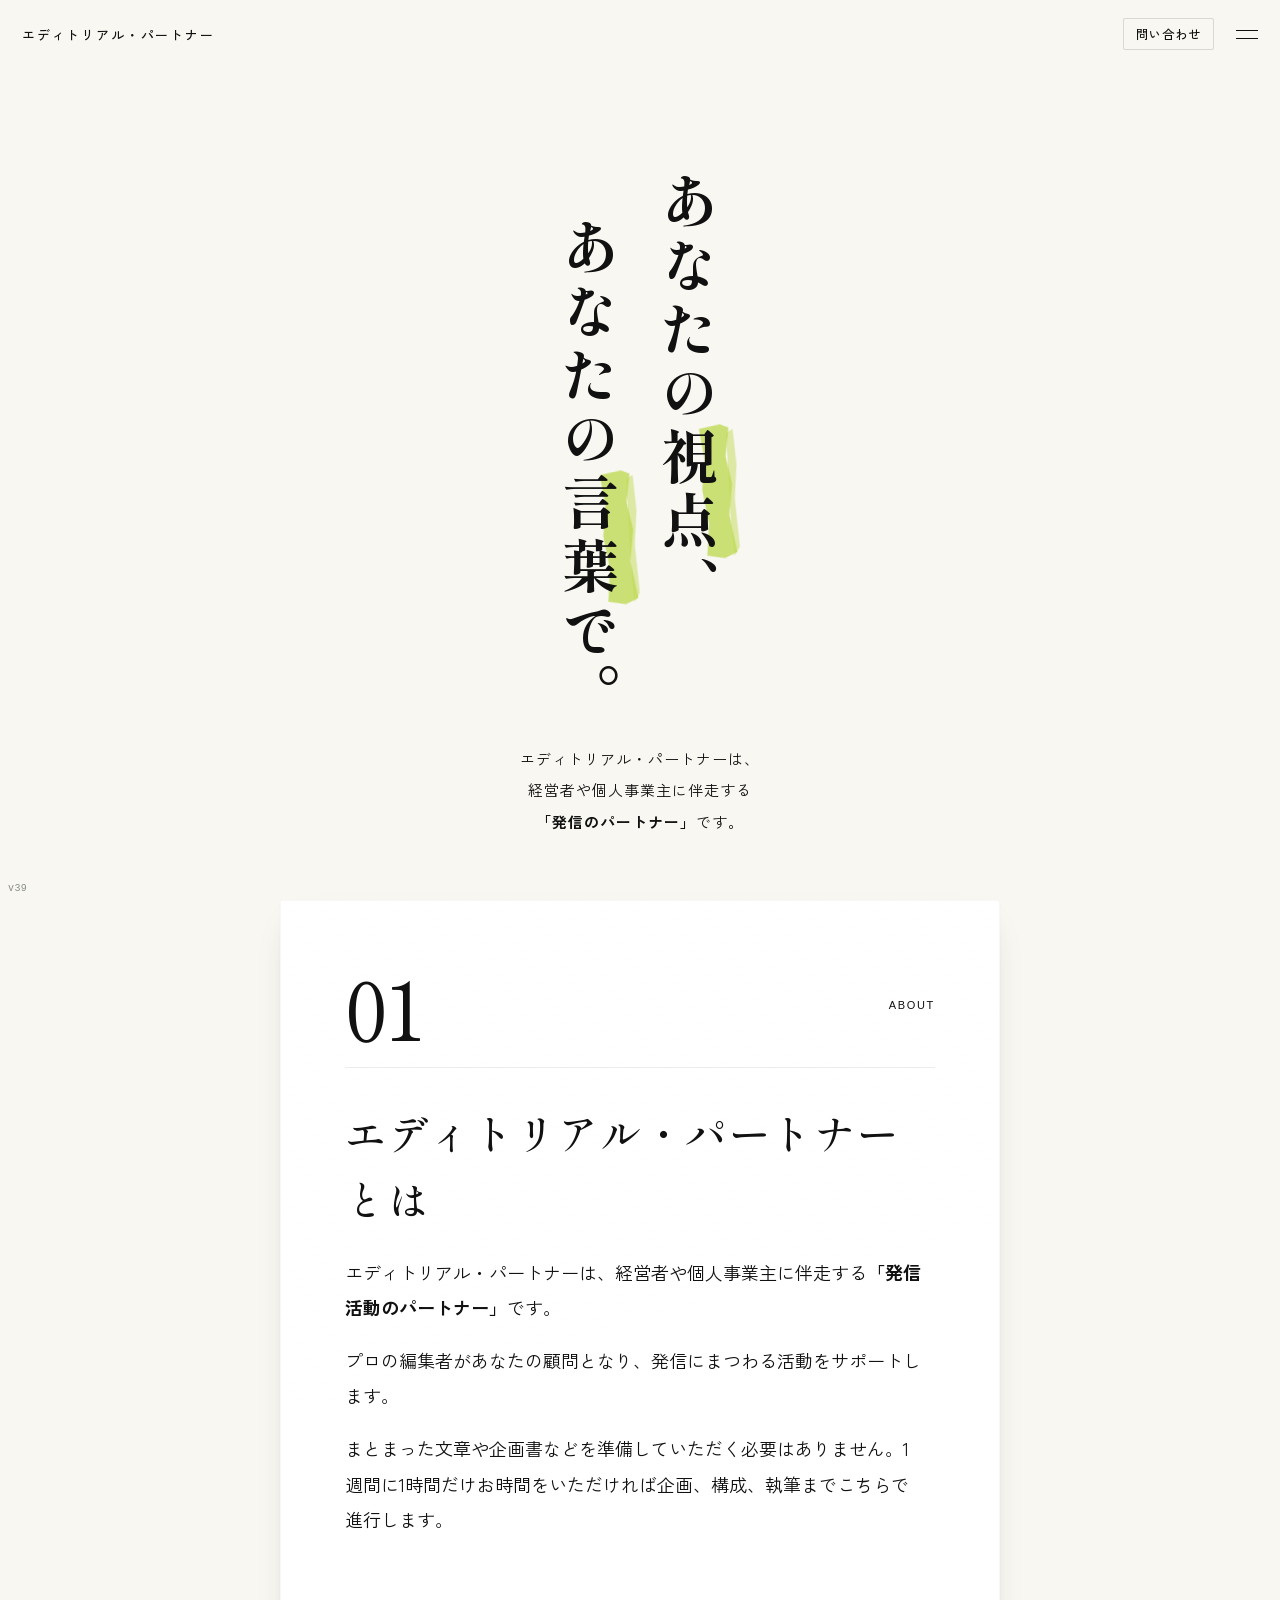
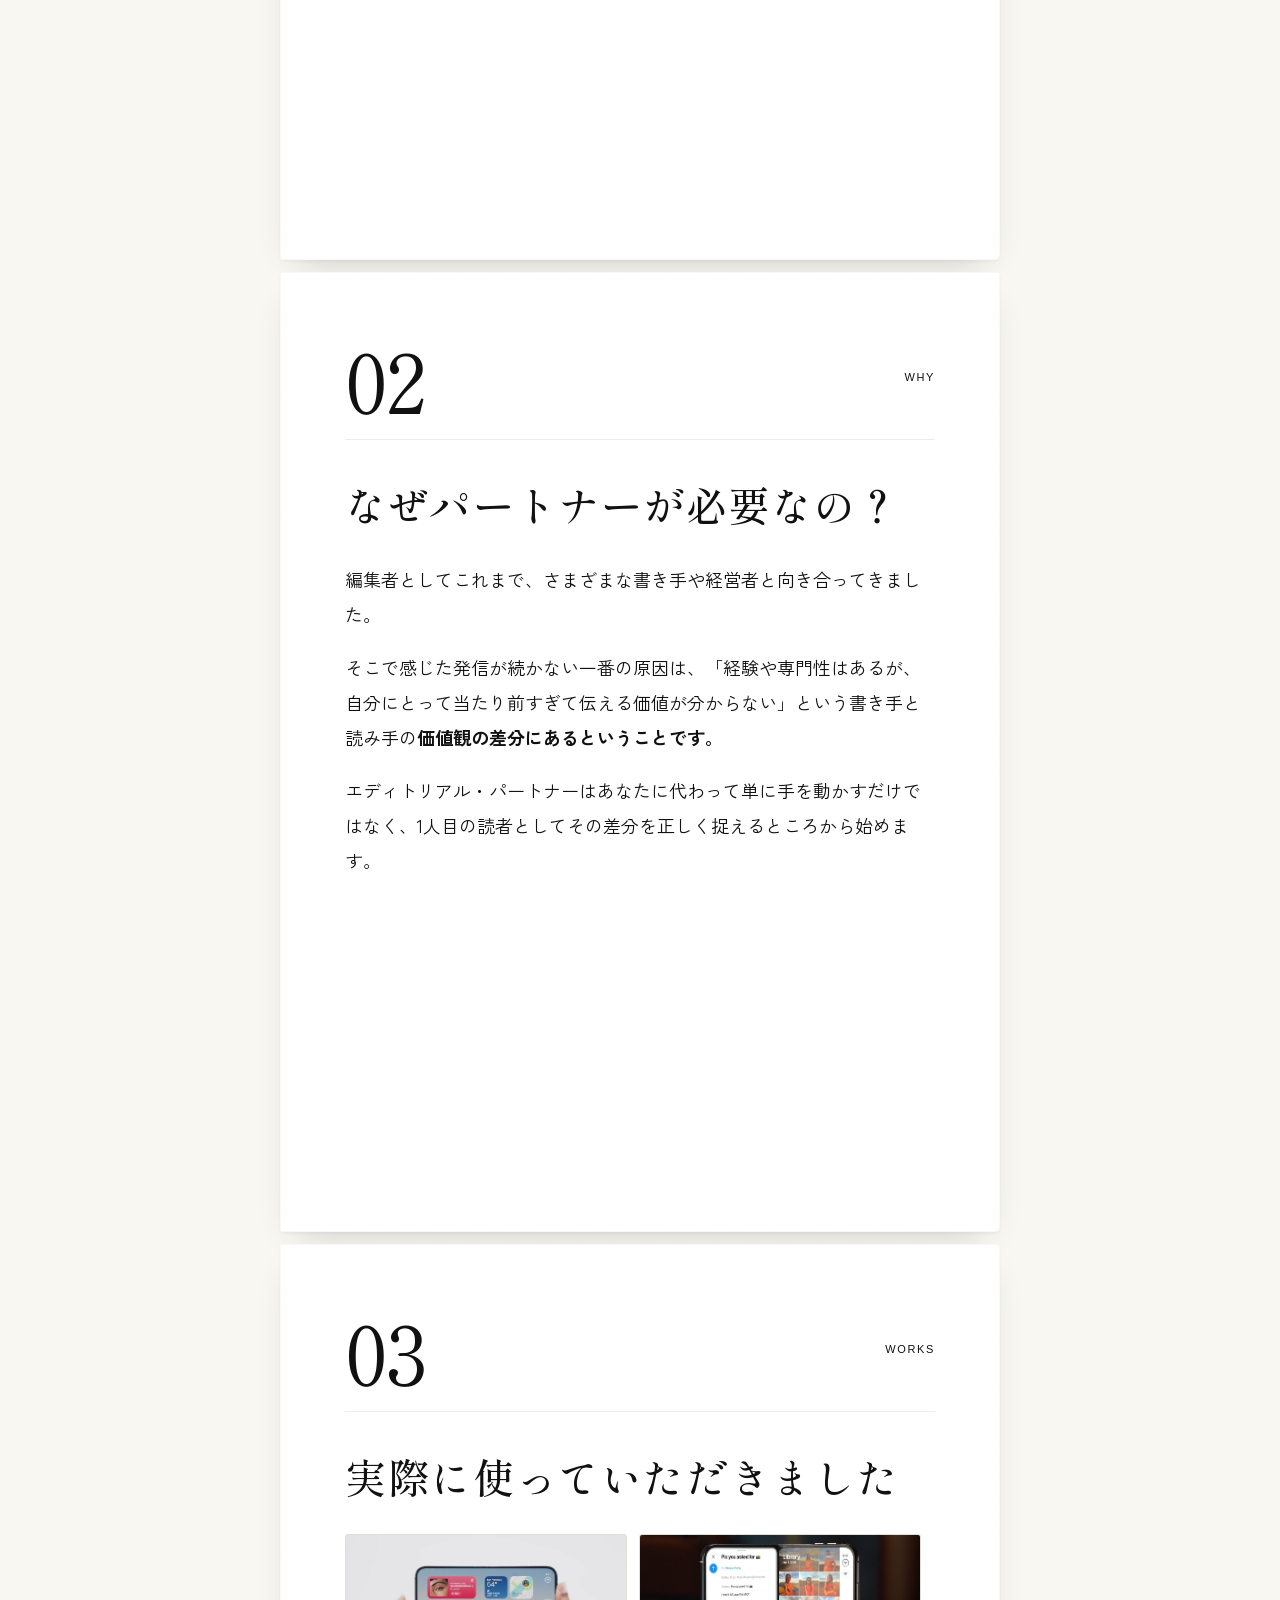
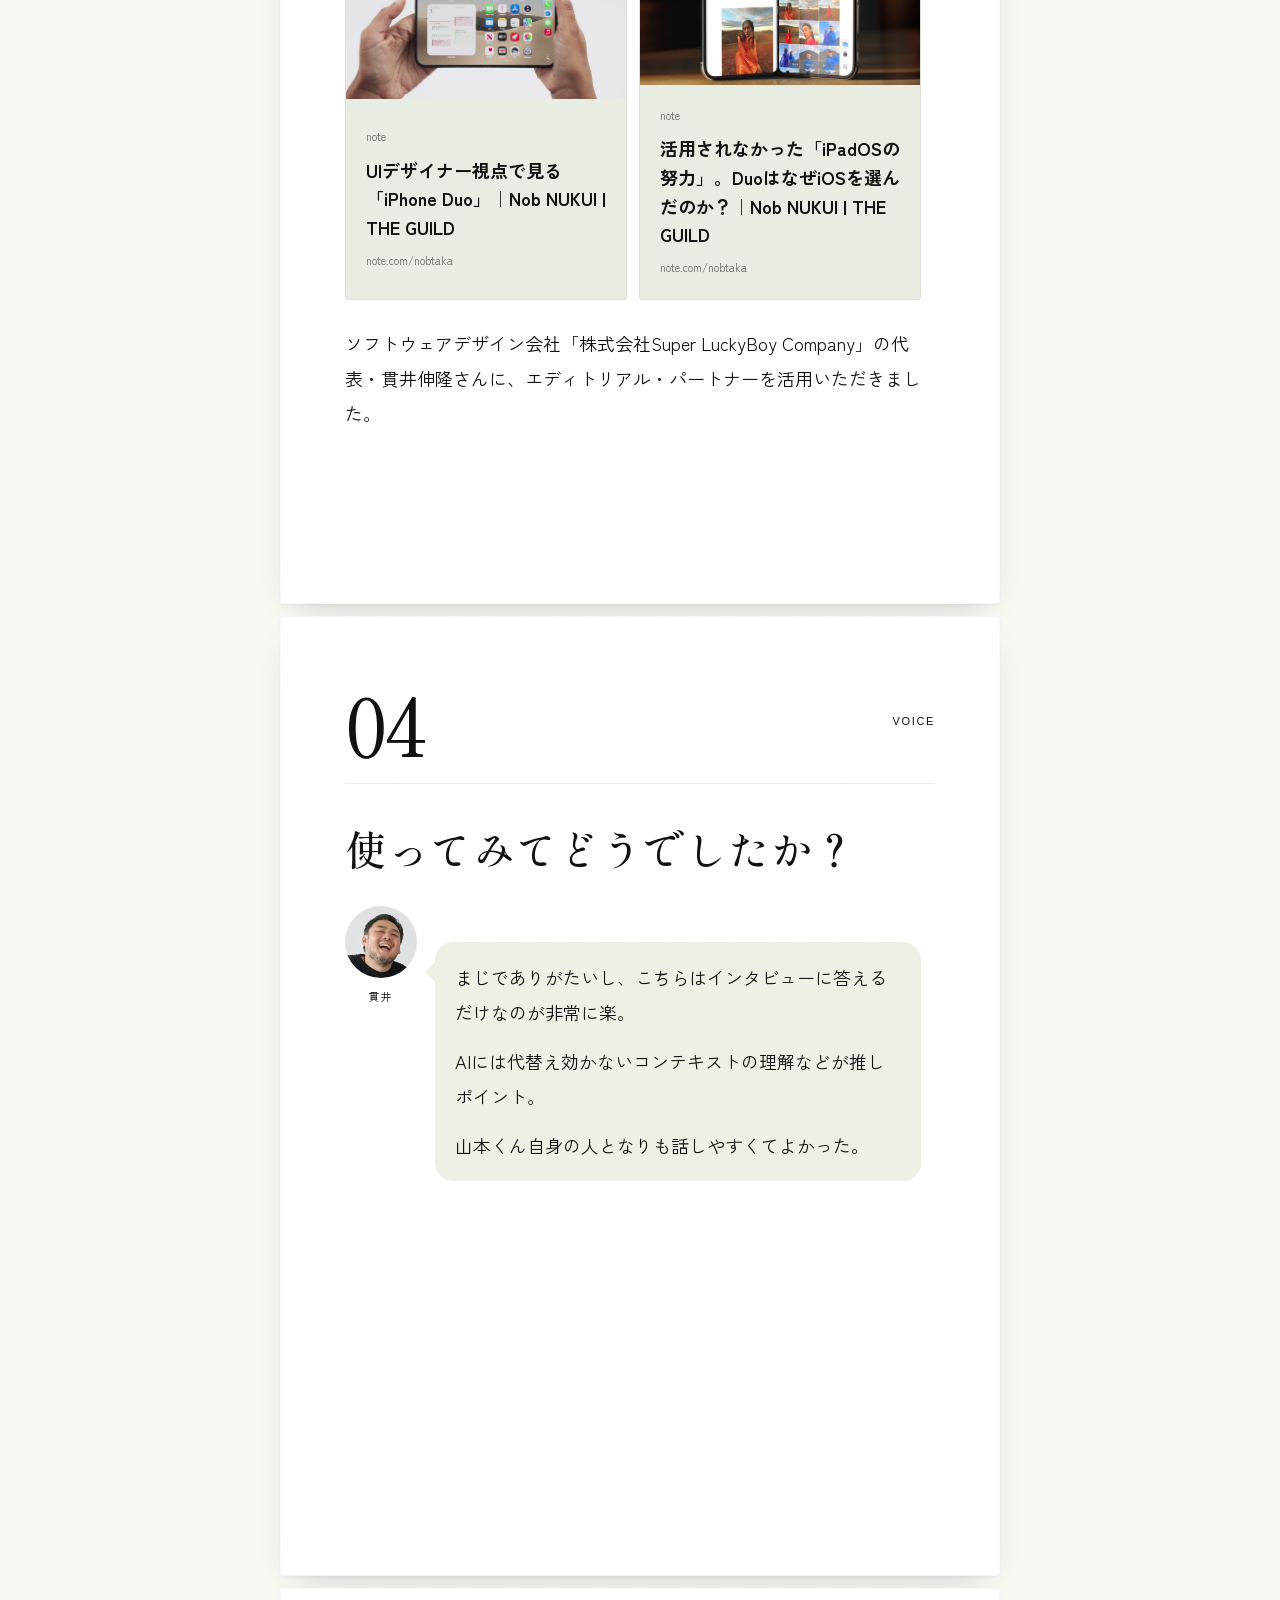
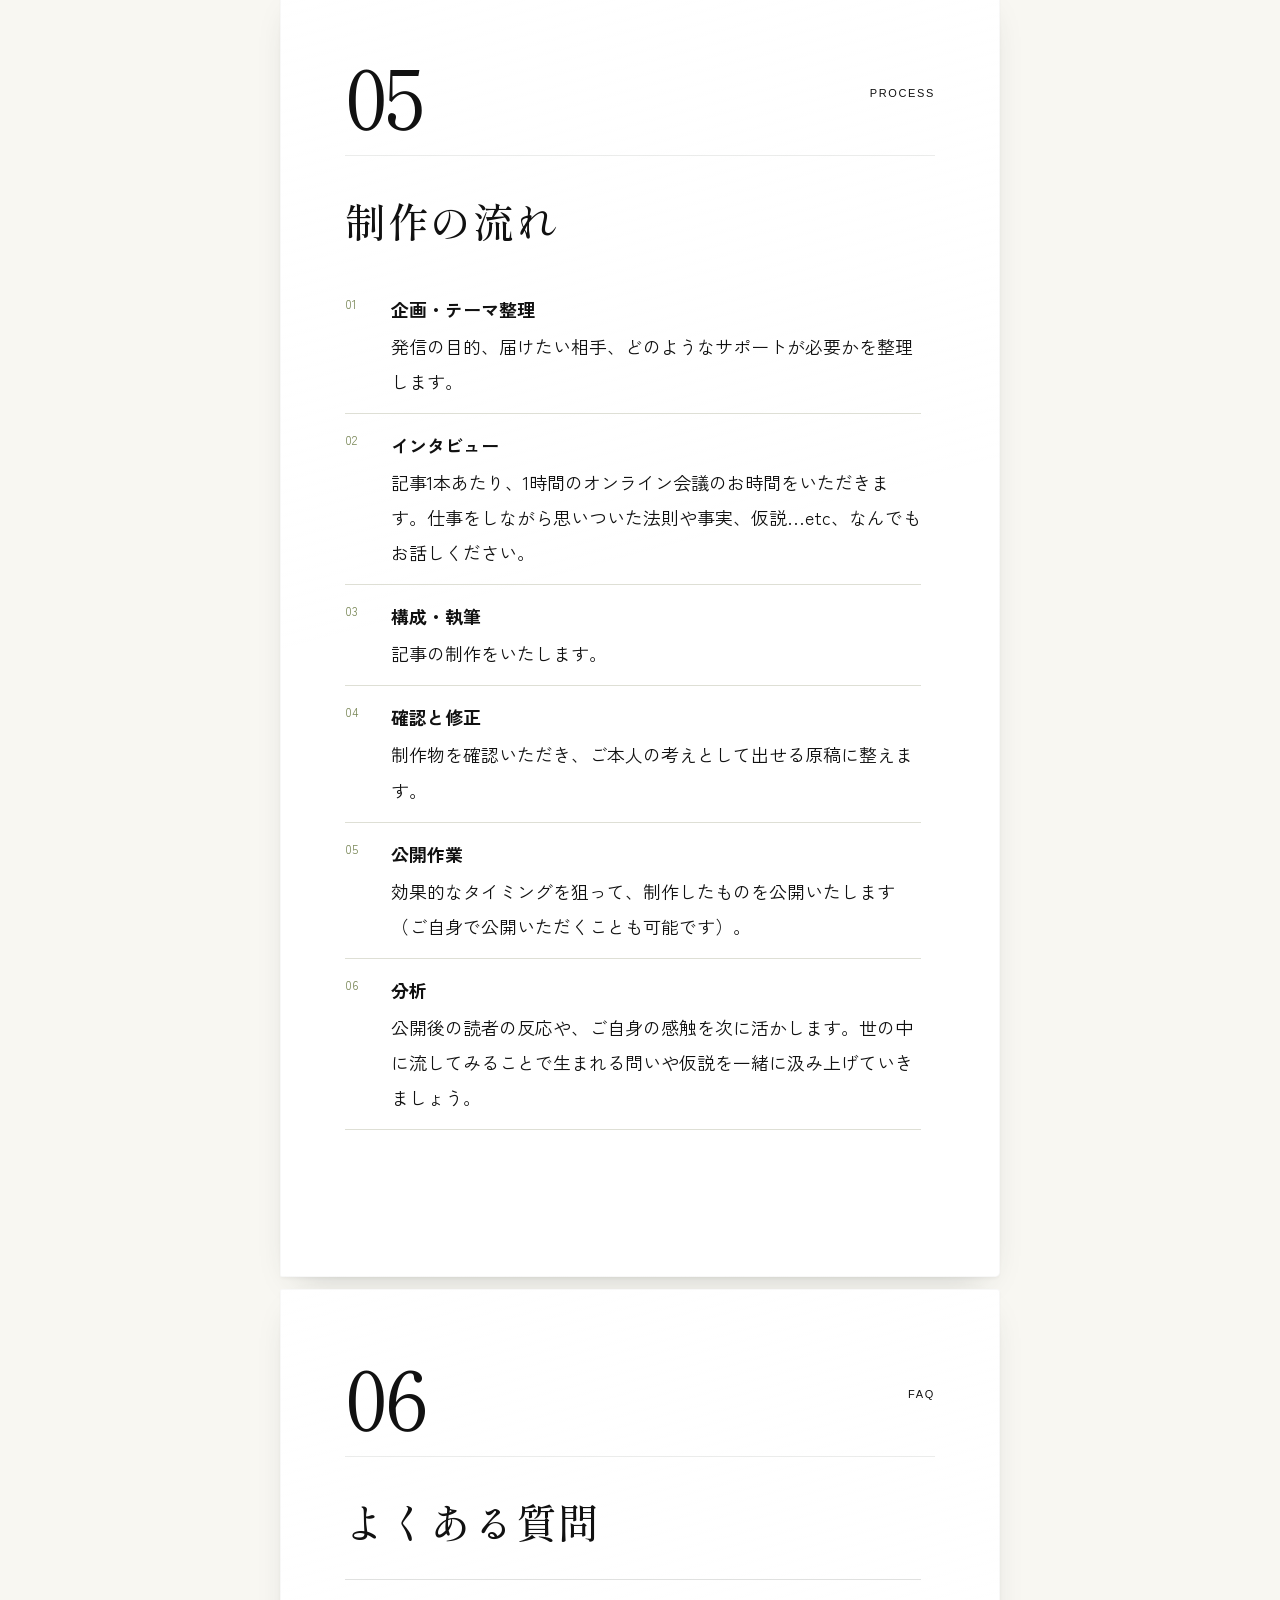
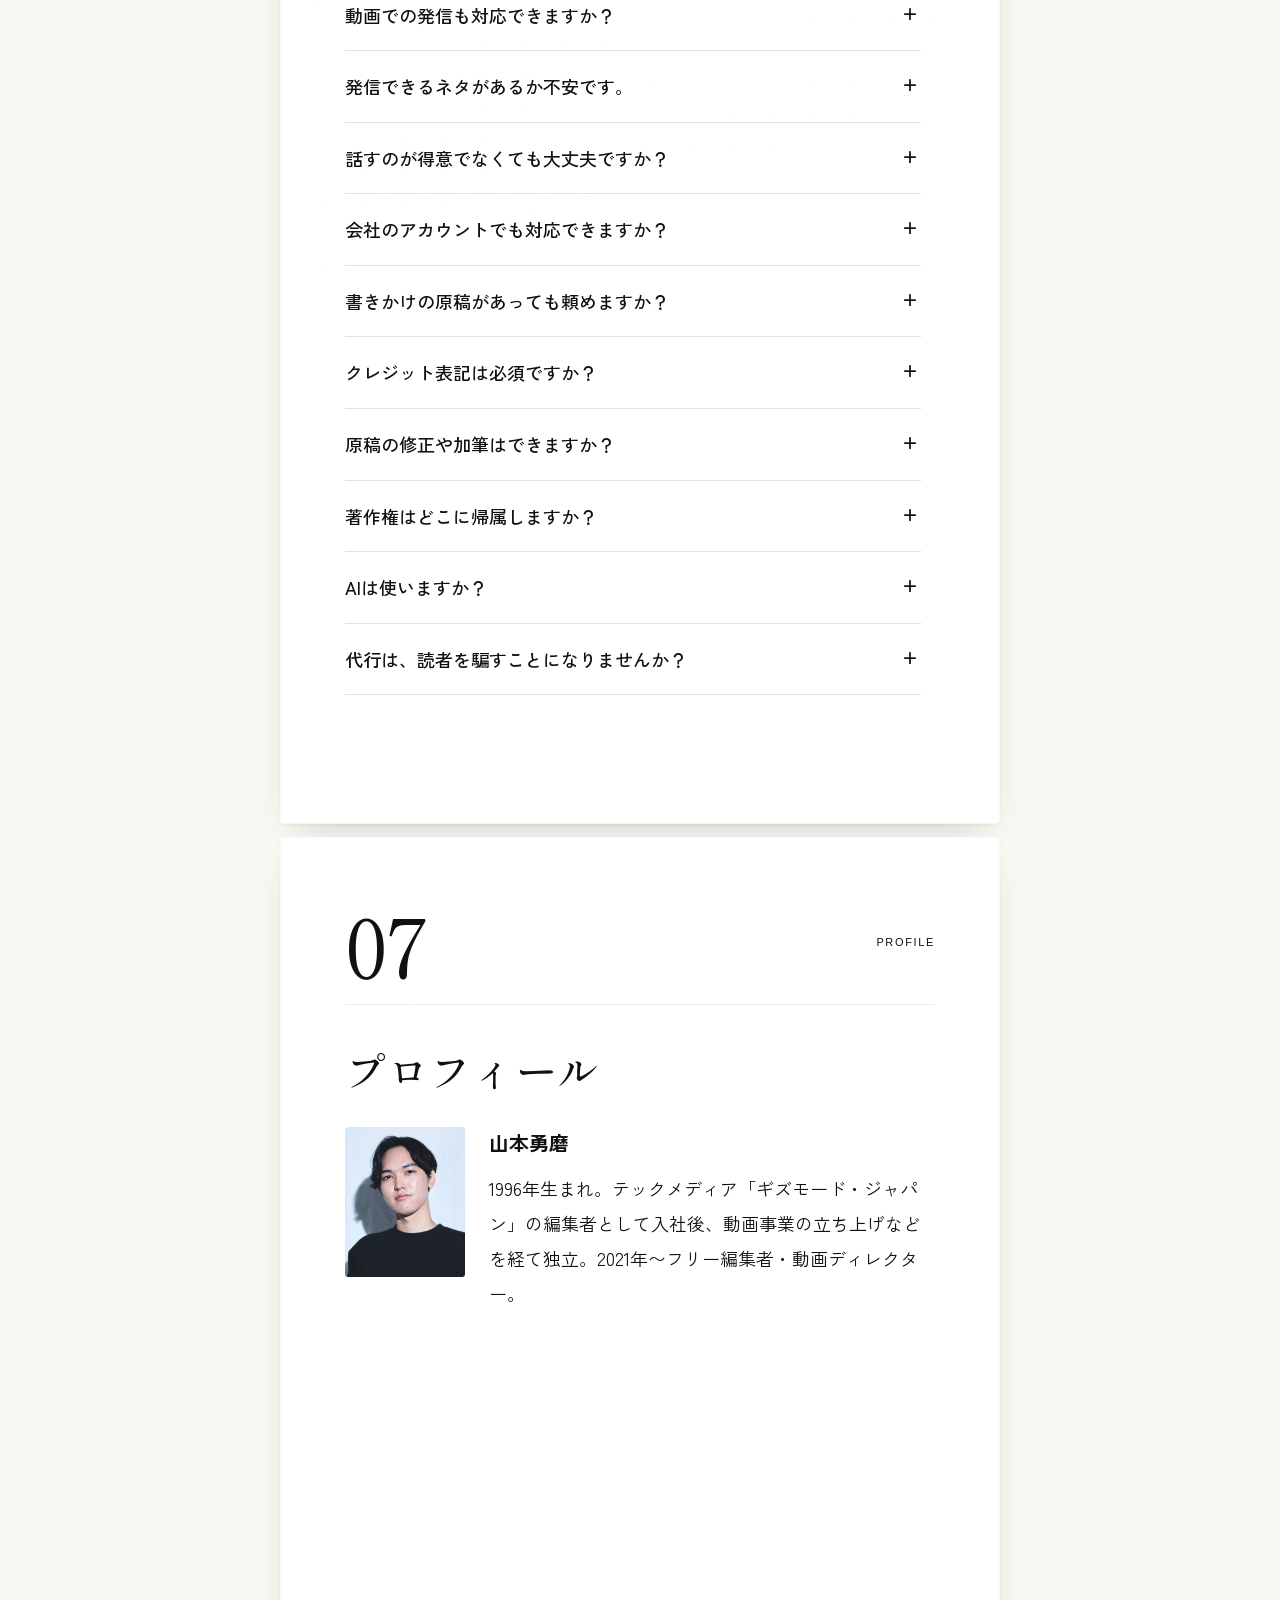
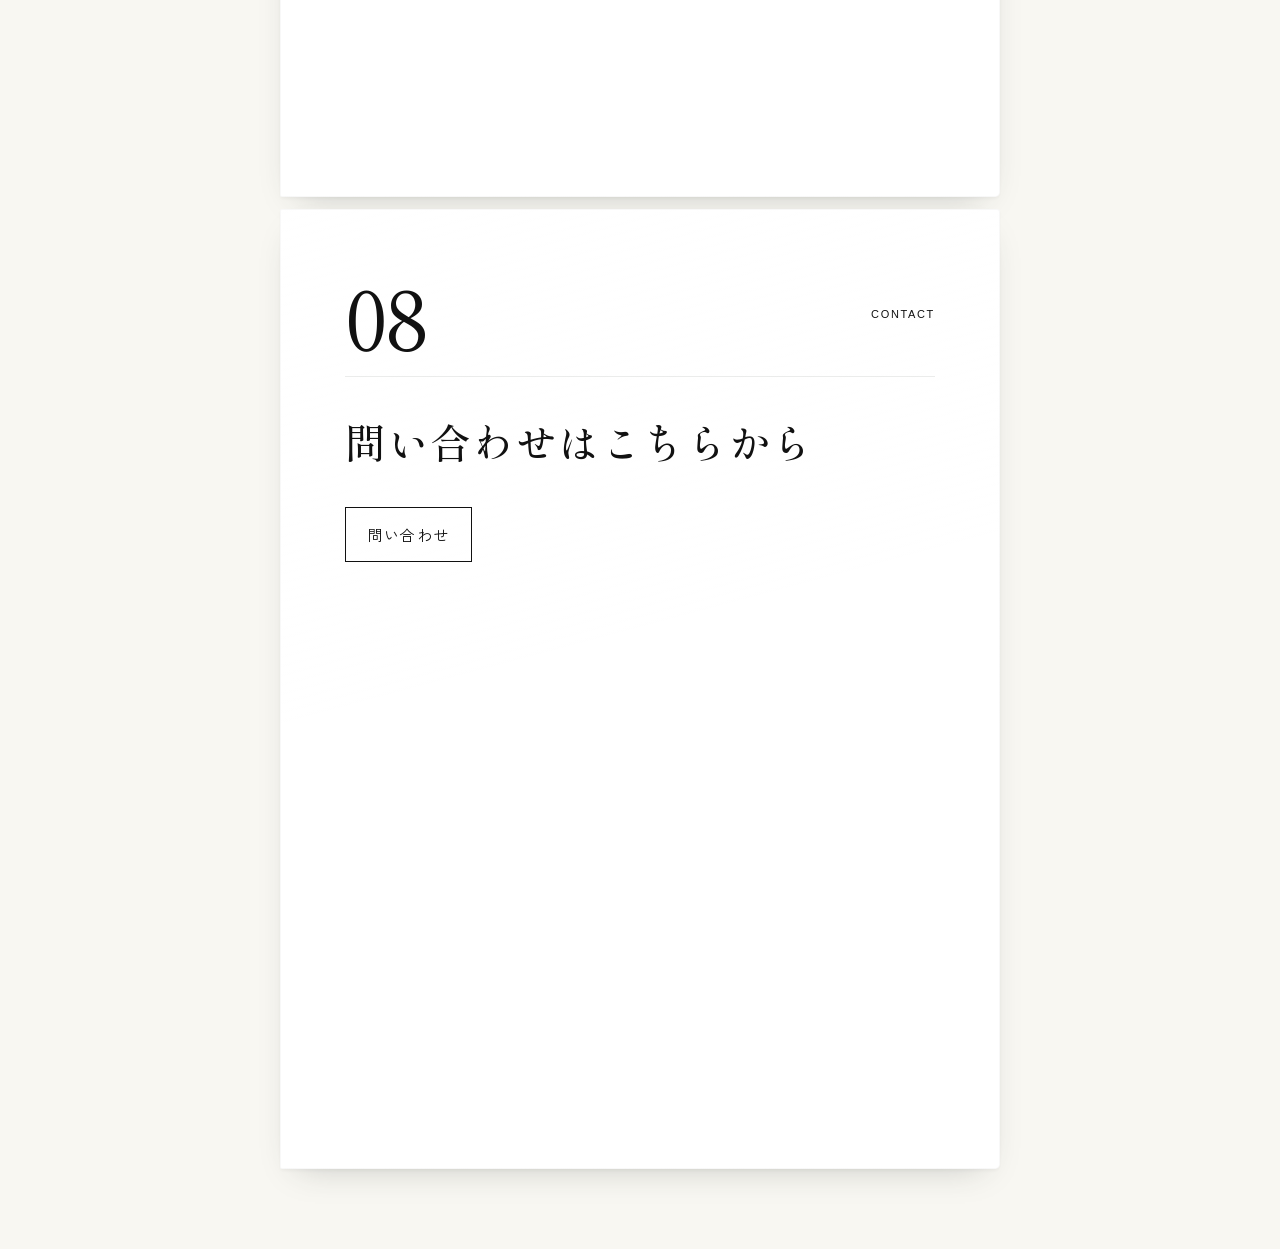
<file: index.html>
<!doctype html>
<html lang="ja">
  <head>
    <meta charset="UTF-8" />
    <link rel="icon" type="image/svg+xml" href="./favicon.svg" />
    <meta name="viewport" content="width=device-width, initial-scale=1.0" />
    <meta
      name="description"
      content="エディトリアル・パートナーは、経営者や個人事業主に伴走する発信のパートナーです。企画・構成・執筆まで一緒に進め、ご自身の名義で公開できる記事原稿をつくります。"
    />
    <meta property="og:title" content="エディトリアル・パートナー by 山本勇磨" />
    <meta property="og:site_name" content="エディトリアル・パートナー by 山本勇磨" />
    <meta
      property="og:description"
      content="あなたの視点、あなたの言葉で。エディトリアル・パートナーは、経営者や個人事業主に伴走する発信のパートナーです。"
    />
    <meta property="og:type" content="website" />
    <meta property="og:locale" content="ja_JP" />
    <meta property="og:url" content="https://ymmtyum.github.io/editorial-partner-lp/" />
    <meta property="og:image" content="https://ymmtyum.github.io/editorial-partner-lp/og.png" />
    <meta property="og:image:width" content="1200" />
    <meta property="og:image:height" content="630" />
    <meta property="og:image:alt" content="あなたの視点、あなたの言葉で。" />
    <meta name="twitter:card" content="summary_large_image" />
    <meta name="twitter:title" content="エディトリアル・パートナー by 山本勇磨" />
    <meta name="twitter:description" content="あなたの視点、あなたの言葉で。エディトリアル・パートナーは、経営者や個人事業主に伴走する発信のパートナーです。" />
    <meta name="twitter:image" content="https://ymmtyum.github.io/editorial-partner-lp/og.png" />
    <link rel="canonical" href="https://ymmtyum.github.io/editorial-partner-lp/" />
    <title>エディトリアル・パートナー by 山本勇磨</title>
    <script>document.documentElement.classList.add("js")</script>
    <link rel="preconnect" href="https://fonts.googleapis.com" />
    <link rel="preconnect" href="https://fonts.gstatic.com" crossorigin />
    <link
      href="https://fonts.googleapis.com/css2?family=Shippori+Mincho:wght@500;600;700&family=Zen+Kaku+Gothic+New:wght@400;500;700&display=swap"
      rel="stylesheet"
    />
    <link rel="stylesheet" href="./styles.css?v=54" />
  </head>
  <body>
    <header class="site-header">
      <p class="hero-brand">エディトリアル・パートナー</p>
      <div class="corner-actions">
        <a class="corner-inquiry inquiry-open" href="./contact.html" target="_blank" rel="noopener noreferrer">問い合わせ</a>
        <button class="menu-toggle" type="button" aria-label="メニューを開く" aria-haspopup="dialog" aria-expanded="false" aria-controls="site-menu"><span></span><span></span></button>
      </div>
    </header>
    <dialog id="site-menu" class="menu-dialog" aria-labelledby="menu-title">
      <div class="menu-heading"><h2 id="menu-title">目次</h2><form method="dialog"><button class="close-button" aria-label="メニューを閉じる" autofocus>×</button></form></div>
      <nav class="index-nav" aria-label="各カードへ移動">
        <a href="#top" class="index-top">トップへ戻る <span aria-hidden="true">↑</span></a>
          <a href="#chapter-about" class="index-link"><span class="index-number">01</span><span>エディトリアル・パートナーとは</span><span aria-hidden="true">↗</span></a>
          <a href="#chapter-why" class="index-link"><span class="index-number">02</span><span>なぜパートナーが必要なの？</span><span aria-hidden="true">↗</span></a>
          <a href="#chapter-cases" class="index-link"><span class="index-number">03</span><span>実際に使っていただきました</span><span aria-hidden="true">↗</span></a>
          <a href="#chapter-voice" class="index-link"><span class="index-number">04</span><span>使ってみてどうでしたか？</span><span aria-hidden="true">↗</span></a>
          <a href="#chapter-process" class="index-link"><span class="index-number">05</span><span>制作の流れ</span><span aria-hidden="true">↗</span></a>
          <a href="#chapter-faq" class="index-link"><span class="index-number">06</span><span>よくある質問</span><span aria-hidden="true">↗</span></a>
          <a href="#chapter-profile" class="index-link"><span class="index-number">07</span><span>プロフィール</span><span aria-hidden="true">↗</span></a>
          <a href="#chapter-contact" class="index-link"><span class="index-number">08</span><span>問い合わせはこちらから</span><span aria-hidden="true">↗</span></a>
      </nav>
    </dialog>
    <main>
      <section id="top" class="hero is-active" aria-labelledby="headline" tabindex="-1">
        <h1 id="headline"><span class="headline-line">あなたの<em class="marker-word">視点</em>、</span><span class="headline-line headline-offset">あなたの<em class="marker-word">言葉</em>で。</span></h1>
        <p class="hero-lead">エディトリアル・パートナーは、<br>経営者や個人事業主に伴走する<br><strong>「発信のパートナー」</strong>です。</p>
      </section>
      <nav class="static-index" aria-label="各カードへ移動">
        <a href="#chapter-about">01 エディトリアル・パートナーとは</a>
        <a href="#chapter-why">02 なぜパートナーが必要なの？</a>
        <a href="#chapter-cases">03 実際に使っていただきました</a>
        <a href="#chapter-voice">04 使ってみてどうでしたか？</a>
        <a href="#chapter-process">05 制作の流れ</a>
        <a href="#chapter-faq">06 よくある質問</a>
        <a href="#chapter-profile">07 プロフィール</a>
        <a href="#chapter-contact">08 問い合わせはこちらから</a>
        <a href="./contact.html" target="_blank" rel="noopener noreferrer">問い合わせ</a>
      </nav>
      <div class="card-stack" aria-live="polite">
      <section id="chapter-about" class="chapter" aria-labelledby="chapter-about-title" tabindex="-1">
        <article class="story-card card-1">
          <div class="card-meta"><span class="card-number">01</span><span>ABOUT</span></div>
          <div class="card-copy">
            <h2 id="chapter-about-title">エディトリアル・パートナーとは</h2>
            <div class="card-content">
              <p>エディトリアル・パートナーは、経営者や個人事業主に伴走する<strong>「発信活動のパートナー」</strong>です。</p>
              <p>プロの編集者があなたの顧問となり、発信にまつわる活動をサポートします。</p>
              <p>まとまった文章や企画書などを準備していただく必要はありません。1週間に1時間だけお時間をいただければ企画、構成、執筆までこちらで進行します。</p>
            </div>
          </div>
        </article>
      </section>
      <section id="chapter-why" class="chapter" aria-labelledby="chapter-why-title" tabindex="-1">
        <article class="story-card">
          <div class="card-meta"><span class="card-number">02</span><span>WHY</span></div>
          <div class="card-copy">
            <h2 id="chapter-why-title">なぜパートナーが必要なの？</h2>
            <div class="card-content">
              <p>編集者としてこれまで、さまざまな書き手や経営者と向き合ってきました。</p>
              <p>そこで感じた発信が続かない一番の原因は、「経験や専門性はあるが、自分にとって当たり前すぎて伝える価値が分からない」という書き手と読み手の<strong>価値観の差分にあるということです。</strong></p>
              <p>エディトリアル・パートナーはあなたに代わって単に手を動かすだけではなく、1人目の読者としてその差分を正しく捉えるところから始めます。</p>
            </div>
          </div>
        </article>
      </section>
      <section id="chapter-cases" class="chapter" aria-labelledby="chapter-cases-title" tabindex="-1">
        <article class="story-card">
          <div class="card-meta"><span class="card-number">03</span><span>WORKS</span></div>
          <div class="card-copy">
            <h2 id="chapter-cases-title">実際に使っていただきました</h2>
            <div class="card-content">
              <div class="case-links">
                <a class="case-link" href="https://note.com/nobtaka/n/n914a7ff8e209" target="_blank" rel="noopener noreferrer">
                  <img class="case-image" src="./images/case-iphone-duo.jpg" width="1280" height="670" alt="" loading="lazy" />
                  <span class="case-copy">
                    <span class="case-kicker">note</span>
                    <span class="case-title">UIデザイナー視点で見る「iPhone Duo」｜Nob NUKUI | THE GUILD</span>
                    <span class="case-url">note.com/nobtaka</span>
                  </span>
                </a>
                <a class="case-link" href="https://note.com/nobtaka/n/n50b1b395e227" target="_blank" rel="noopener noreferrer">
                  <img class="case-image" src="./images/case-ipados.jpg" width="1280" height="670" alt="" loading="lazy" />
                  <span class="case-copy">
                    <span class="case-kicker">note</span>
                    <span class="case-title">活用されなかった「iPadOSの努力」。DuoはなぜiOSを選んだのか？｜Nob NUKUI | THE GUILD</span>
                    <span class="case-url">note.com/nobtaka</span>
                  </span>
                </a>
              </div>
              <p>ソフトウェアデザイン会社「株式会社Super LuckyBoy Company」の代表・貫井伸隆さんに、エディトリアル・パートナーを活用いただきました。</p>
            </div>
          </div>
        </article>
      </section>
      <section id="chapter-voice" class="chapter" aria-labelledby="chapter-voice-title" tabindex="-1">
        <article class="story-card">
          <div class="card-meta"><span class="card-number">04</span><span>VOICE</span></div>
          <div class="card-copy">
            <h2 id="chapter-voice-title">使ってみてどうでしたか？</h2>
            <div class="card-content">
              <figure class="voice">
                <div class="voice-person">
                  <img class="voice-photo" src="./images/nukui.jpg" width="1024" height="1024" alt="" />
                  <span>貫井</span>
                </div>
                <blockquote>
                  <p>まじでありがたいし、こちらはインタビューに答えるだけなのが非常に楽。</p>
                  <p>AIには代替え効かないコンテキストの理解などが推しポイント。</p>
                  <p>山本くん自身の人となりも話しやすくてよかった。</p>
                </blockquote>
              </figure>
            </div>
          </div>
        </article>
      </section>
      <section id="chapter-process" class="chapter" aria-labelledby="chapter-process-title" tabindex="-1">
        <article class="story-card">
          <div class="card-meta"><span class="card-number">05</span><span>PROCESS</span></div>
          <div class="card-copy">
            <h2 id="chapter-process-title">制作の流れ</h2>
            <div class="card-content">
        <ol class="steps">
          <li>
            <strong>企画・テーマ整理</strong>
            <span>発信の目的、届けたい相手、どのようなサポートが必要かを整理します。</span>
          </li>
          <li>
            <strong>インタビュー</strong>
            <span>記事1本あたり、1時間のオンライン会議のお時間をいただきます。仕事をしながら思いついた法則や事実、仮説…etc、なんでもお話しください。</span>
          </li>
          <li>
            <strong>構成・執筆</strong>
            <span>記事の制作をいたします。</span>
          </li>
          <li>
            <strong>確認と修正</strong>
            <span>制作物を確認いただき、ご本人の考えとして出せる原稿に整えます。</span>
          </li>
          <li>
            <strong>公開作業</strong>
            <span>効果的なタイミングを狙って、制作したものを公開いたします（ご自身で公開いただくことも可能です）。</span>
          </li>
          <li>
            <strong>分析</strong>
            <span>公開後の読者の反応や、ご自身の感触を次に活かします。世の中に流してみることで生まれる問いや仮説を一緒に汲み上げていきましょう。</span>
          </li>
        </ol>
            </div>
          </div>
        </article>
      </section>
      <section id="chapter-faq" class="chapter" aria-labelledby="chapter-faq-title" tabindex="-1">
        <article class="story-card">
          <div class="card-meta"><span class="card-number">06</span><span>FAQ</span></div>
          <div class="card-copy">
            <h2 id="chapter-faq-title">よくある質問</h2>
            <div class="card-content">
              <details class="faq-item"><summary>動画での発信も対応できますか？</summary><div class="faq-answer"><p><strong>対応できます。</strong>ただし、最初は1人あたりのエンゲージメントが高いnoteやX記事などの長文の発信をおすすめしています。動画は「話し方」「撮り方」「企画性」など、向き合う指標が複雑になるため、まずは長文で自分と向き合う時間を大切にしたいと考えています。長文を経てから動画を始めるのが、時代やアルゴリズムに左右されないチャンネルにする進め方だと考えています。</p></div></details>
              <details class="faq-item"><summary>発信できるネタがあるか不安です。</summary><div class="faq-answer"><p><strong>気にしないでください。</strong>パートナーが一緒になって探します。最近やった仕事、休みの日の過ごし方、買おうか迷っている物や恋愛相談など、他愛もない話にもあなたらしさは必ず詰まっています。</p></div></details>
              <details class="faq-item"><summary>話すのが得意でなくても大丈夫ですか？</summary><div class="faq-answer"><p><strong>順序立てて話す必要はありません。</strong>質問に答えながら、具体的な出来事や考えを少しずつ共有していただければ大丈夫です。手元のメモや資料も使えます。</p></div></details>
              <details class="faq-item"><summary>会社のアカウントでも対応できますか？</summary><div class="faq-answer"><p><strong>対応できますが、なるべく個人名義のアカウントをおすすめしています。</strong>ご本人の経験や考えをもとに原稿を作り、内容と表現を確認いただきます。編集協力の表記などは、掲載先の方針も踏まえて事前に相談します。</p></div></details>
              <details class="faq-item"><summary>書きかけの原稿があっても頼めますか？</summary><div class="faq-answer"><p><strong>はい、可能です。</strong>原稿やメモを見せていただき、どこを残し、どこを掘り下げるとよいかを考えます。</p></div></details>
              <details class="faq-item"><summary>クレジット表記は必須ですか？</summary><div class="faq-answer"><p>必須ではありません。こちらから強要したり、推奨することは一切いたしません。</p></div></details>
              <details class="faq-item"><summary>原稿の修正や加筆はできますか？</summary><div class="faq-answer"><p><strong>もちろん問題ありません。</strong>お話いただいた内容をもとに作るので、話しきれなかったことや、ニュアンスのずれは起きます。修正・加筆はむしろ大歓迎です。</p></div></details>
              <details class="faq-item"><summary>著作権はどこに帰属しますか？</summary><div class="faq-answer"><p><strong>すべてご本人に帰属します。</strong>制作物の著作権も料金に含まれており、公開後パートナー側は一切の著作権を所有いたしません。</p></div></details>
              <details class="faq-item"><summary>AIは使いますか？</summary><div class="faq-answer"><p><strong>制作補助に使う場合があります。</strong>主な用途は、対話データを読みやすくする処理と、仕上げた記事の誤字や脱字のチェックです。</p><p>使用するAI・ツールは、入力した情報を再学習しないよう設定します。取材内容や未公開資料の扱い、利用できないツールなどに条件がある場合は、着手前に確認し、その条件に合わせて進めます。</p></div></details>
              <details class="faq-item"><summary>代行は、読者を騙すことになりませんか？</summary><div class="faq-answer"><p>ご本人の言葉で語ったことをもとに書き上げ、公開するかどうかの最終判断はご本人にしていただきます。意図しない表現や、知らない間の公開が起きないよう配慮しています。私たちは、制作で時間がかかる「最初の形づくり」を伴走しながら手伝うもので、すべての権利はご本人にあります。代行を使っている事実だけで読者を騙すことではないと考えます。制作に関わった者を明確にするため、編集協力としてクレジットを入れていただくのはまったく問題ありません。</p></div></details>
            </div>
          </div>
        </article>
      </section>
      <section id="chapter-profile" class="chapter" aria-labelledby="chapter-profile-title" tabindex="-1">
        <article class="story-card card-8">
          <div class="card-meta"><span class="card-number">07</span><span>PROFILE</span></div>
          <div class="card-copy">
            <h2 id="chapter-profile-title">プロフィール</h2>
            <div class="card-content">
              <div class="profile">
                <img class="profile-photo" src="./images/profile.jpg" width="1023" height="1024" alt="山本勇磨" />
                <div>
                  <h3>山本勇磨</h3>
                  <p>1996年生まれ。テックメディア「ギズモード・ジャパン」の編集者として入社後、動画事業の立ち上げなどを経て独立。2021年〜フリー編集者・動画ディレクター。</p>
                </div>
              </div>
            </div>
          </div>
        </article>
      </section>
      <section id="chapter-contact" class="chapter" aria-labelledby="chapter-contact-title" tabindex="-1">
        <article class="story-card">
          <div class="card-meta"><span class="card-number">08</span><span>CONTACT</span></div>
          <div class="card-copy">
            <h2 id="chapter-contact-title">問い合わせはこちらから</h2>
            <div class="card-content">
              <a class="card-inquiry inquiry-open" href="./contact.html" target="_blank" rel="noopener noreferrer">問い合わせ</a>
            </div>
          </div>
        </article>
      </section>
      </div>
    </main>
    <button class="back-top" type="button" aria-label="トップへ戻る" aria-hidden="true" tabindex="-1">×</button>
    <span class="build-tag" aria-hidden="true">v39</span>
    <script src="./main.js?v=46" defer></script>
  </body>
</html>
</file>
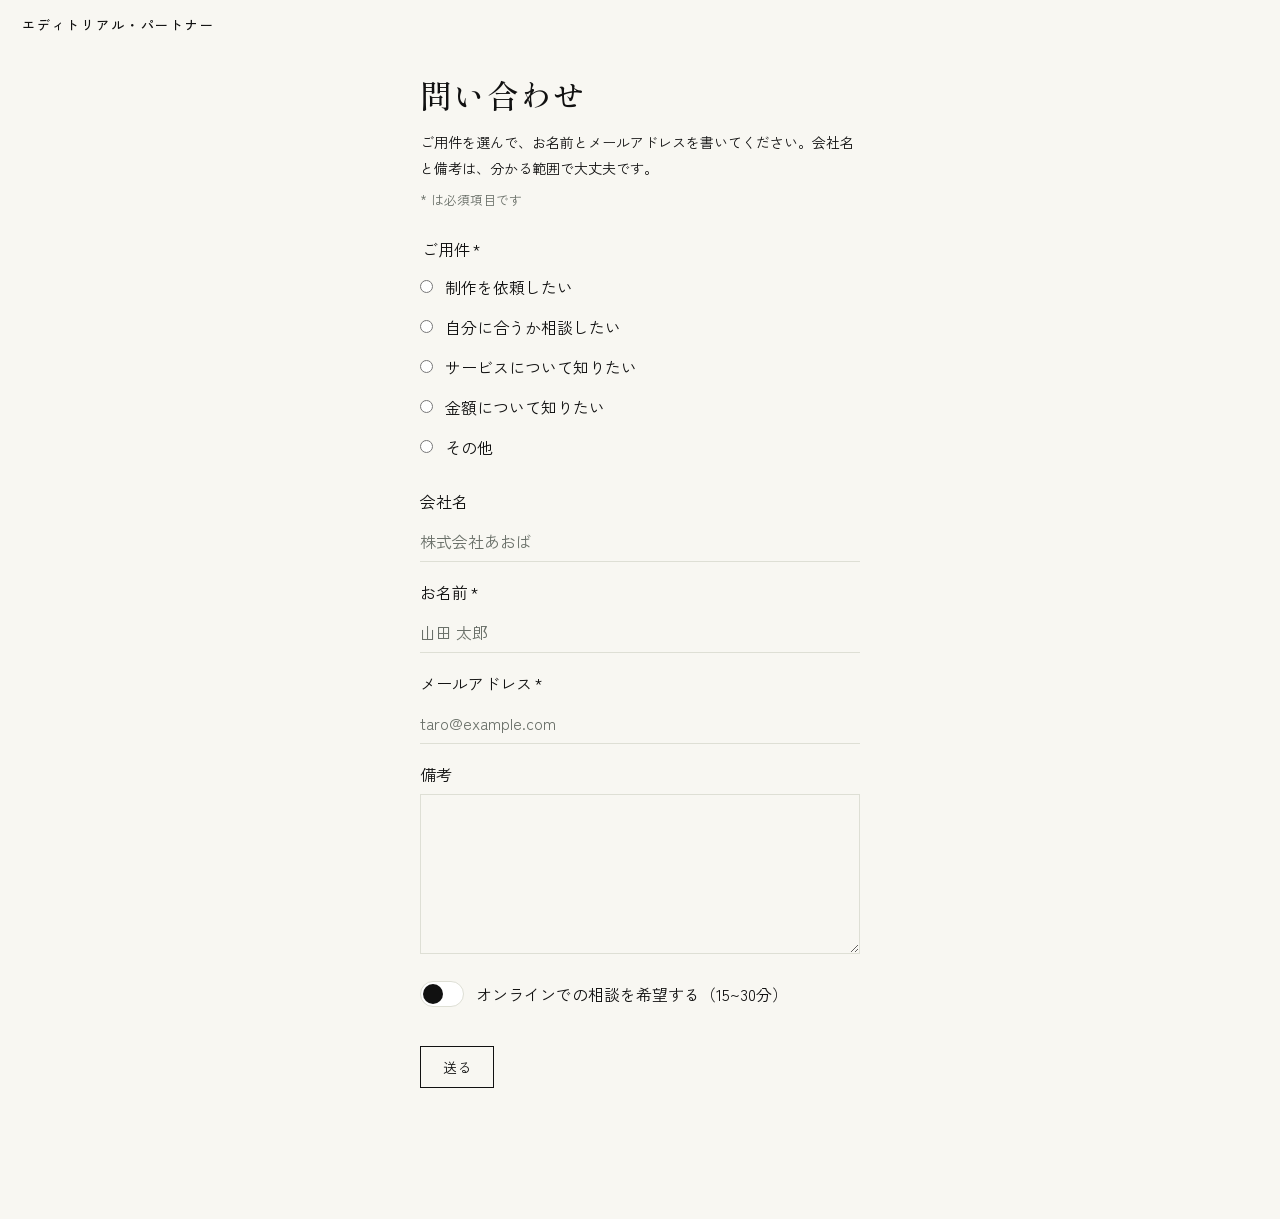
<file: contact.html>
<!doctype html>
<html lang="ja">
  <head>
    <meta charset="UTF-8" />
    <link rel="icon" type="image/svg+xml" href="./favicon.svg" />
    <meta name="viewport" content="width=device-width, initial-scale=1.0" />
    <meta name="description" content="エディトリアル・パートナーへの問い合わせ" />
    <meta property="og:title" content="問い合わせ｜エディトリアル・パートナー" />
    <meta property="og:description" content="ご用件、お名前、メールアドレスを書いてください。会社名と備考は任意です。" />
    <meta property="og:type" content="website" />
    <meta property="og:locale" content="ja_JP" />
    <meta property="og:url" content="https://ymmtyum.github.io/editorial-partner-lp/contact.html" />
    <meta property="og:image" content="https://ymmtyum.github.io/editorial-partner-lp/og.png" />
    <meta property="og:image:width" content="1200" />
    <meta property="og:image:height" content="630" />
    <meta name="twitter:card" content="summary_large_image" />
    <meta name="twitter:image" content="https://ymmtyum.github.io/editorial-partner-lp/og.png" />
    <title>問い合わせ｜エディトリアル・パートナー</title>
    <link rel="preconnect" href="https://fonts.googleapis.com" />
    <link rel="preconnect" href="https://fonts.gstatic.com" crossorigin />
    <link
      href="https://fonts.googleapis.com/css2?family=Shippori+Mincho:wght@500;600;700&family=Zen+Kaku+Gothic+New:wght@400;500;700&display=swap"
      rel="stylesheet"
    />
    <link rel="stylesheet" href="./styles.css?v=54" />
  </head>
  <body>
    <header class="site-header">
      <p class="hero-brand">エディトリアル・パートナー</p>
    </header>
    <main class="inquiry">
      <div class="inquiry-sheet">
        <h1>問い合わせ</h1>
        <p class="inquiry-lead">ご用件を選んで、お名前とメールアドレスを書いてください。会社名と備考は、分かる範囲で大丈夫です。</p>
        <p class="inquiry-required"><span aria-hidden="true">*</span> は必須項目です</p>
        <form id="inquiry-form" method="post" action="" novalidate>
          <fieldset class="inquiry-purpose">
            <legend>ご用件<span class="req" aria-hidden="true">*</span></legend>
            <label><input name="purpose" type="radio" value="制作を依頼したい" required />制作を依頼したい</label>
            <label><input name="purpose" type="radio" value="自分に合うか相談したい" required />自分に合うか相談したい</label>
            <label><input name="purpose" type="radio" value="サービスについて知りたい" required />サービスについて知りたい</label>
            <label><input name="purpose" type="radio" value="金額について知りたい" required />金額について知りたい</label>
            <label><input name="purpose" type="radio" value="その他" required />その他</label>
          </fieldset>
          <label>会社名<input name="company" type="text" autocomplete="organization" maxlength="200" placeholder="株式会社あおば" /></label>
          <label>お名前<span class="req" aria-hidden="true">*</span><input name="name" type="text" autocomplete="name" maxlength="200" placeholder="山田 太郎" required /></label>
          <label>メールアドレス<span class="req" aria-hidden="true">*</span><input name="email" type="email" autocomplete="email" maxlength="200" placeholder="taro@example.com" required /></label>
          <label>備考<textarea name="message" maxlength="4000"></textarea></label>
          <label class="inquiry-toggle">
            <input name="meeting" type="checkbox" value="希望する" />
            <span class="inquiry-switch" aria-hidden="true"></span>
            <span>オンラインでの相談を希望する（15~30分）</span>
          </label>
          <div class="inquiry-trap" aria-hidden="true">
            <label>ウェブサイト<input name="website" type="text" tabindex="-1" autocomplete="off" /></label>
          </div>
          <input name="token" type="hidden" value="" />
          <input name="openedAt" type="hidden" value="" />
          <input name="origin" type="hidden" value="" />
          <button class="inquiry-submit" type="submit">送る</button>
          <p class="inquiry-status" role="status" aria-live="polite"></p>
        </form>
      </div>
    </main>
    <button class="inquiry-close" type="button" aria-label="閉じる">×</button>
    <iframe class="inquiry-frame" name="inquiry-result" title="送信結果"></iframe>
    <script>
      const inquiryEndpoint = 'https://script.google.com/macros/s/AKfycbyxUaRsVvJkf03waBCYDMUPCx2JJVosyKEu_03Ld7ubfb50Per08sGWqIz_rAXnPnEJEA/exec';
      const inquiryToken = 'editorial-partner';
      const form = document.getElementById('inquiry-form');
      const status = form.querySelector('.inquiry-status');
      const frame = document.querySelector('.inquiry-frame');
      const openedAt = Date.now();
      let waitTimer = 0;

      function inquiryTarget() {
        if (inquiryEndpoint) return inquiryEndpoint;
        if (location.hostname === 'ymmtyum.github.io') return '';
        return '/inquiry-dev';
      }

      function show(text, field) {
        status.textContent = text;
        field?.focus();
      }

      function finish(ok) {
        clearTimeout(waitTimer);
        form.dataset.busy = '';
        show(ok
          ? '受け取りました。内容を確認して、記入されたメールアドレスへ返信します。'
          : '送れませんでした。時間をおいて、もう一度送ってください。');
        if (!ok) return;
        form.dataset.done = '1';
        for (const field of form.elements) {
          if (field.type === 'hidden' || field.type === 'button') continue;
          field.disabled = true;
        }
      }

      form.querySelector('[name="openedAt"]').value = String(openedAt);
      form.querySelector('[name="token"]').value = inquiryToken;
      form.querySelector('[name="origin"]').value = location.origin;
      document.querySelector('.inquiry-close').addEventListener('click', () => window.close());

      function fromInquiryFrame(source) {
        let current = source;
        for (let depth = 0; depth < 5 && current; depth += 1) {
          if (current === frame.contentWindow) return true;
          if (current === window) return false;
          try { current = current.parent; } catch (error) { return false; }
        }
        return false;
      }

      function inquiryMessage(event) {
        const data = event.data;
        if (!data || data.type !== 'inquiry' || typeof data.ok !== 'boolean') return false;
        if (fromInquiryFrame(event.source)) return true;
        const origin = String(event.origin || '');
        return origin === 'null' ||
          origin === 'https://script.google.com' ||
          /^https:\/\/(?:[a-z0-9-]+\.)*googleusercontent\.com$/.test(origin);
      }

      window.addEventListener('message', (event) => {
        if (form.dataset.busy !== '1' || !inquiryMessage(event)) return;
        finish(event.data.ok);
      });

      form.addEventListener('submit', (event) => {
        event.preventDefault();
        if (form.dataset.busy === '1' || form.dataset.done === '1') return;
        if (form.website.value) return;
        const purposes = ['制作を依頼したい', '自分に合うか相談したい', 'サービスについて知りたい', '金額について知りたい', 'その他'];
        const purpose = form.purpose.value;
        const name = form.name.value.trim();
        const email = form.email.value.trim();
        const message = form.message.value.trim();
        if (!purposes.includes(purpose)) {
          show('ご用件を選んでください。', form.querySelector('[name="purpose"]'));
          return;
        }
        if (form.company.value.trim().length > 200) {
          show('会社名は200字までです。', form.company);
          return;
        }
        if (!name) {
          show('お名前を書いてください。', form.name);
          return;
        }
        if (!/^[^\s@]+@[^\s@]+\.[^\s@]+$/.test(email)) {
          show('メールアドレスを確認してください。', form.email);
          return;
        }
        if (message.length > 4000) {
          show('備考は4000字までです。', form.message);
          return;
        }
        const remain = 3000 - (Date.now() - openedAt);
        if (remain > 0) {
          form.dataset.busy = '1';
          show('送っています。');
          setTimeout(sendInquiry, remain);
          return;
        }
        sendInquiry();
      });

      function sendInquiry() {
        const target = inquiryTarget();
        if (!target) {
          form.dataset.busy = '';
          show('送れませんでした。時間をおいて、もう一度送ってください。');
          return;
        }
        form.dataset.busy = '1';
        show('送っています。');
        clearTimeout(waitTimer);
        waitTimer = setTimeout(() => finish(false), 15000);
        if (target.startsWith('http') && new URL(target).origin !== location.origin) {
          postViaFrame(target);
          return;
        }
        const body = new URLSearchParams(new FormData(form));
        fetch(target, { method: 'POST', headers: { 'Content-Type': 'application/x-www-form-urlencoded' }, body })
          .then((response) => response.text())
          .then((html) => finish(/ok:\s*true/.test(html)))
          .catch(() => finish(false));
      }

      function postViaFrame(target) {
        const transport = document.createElement('form');
        transport.method = 'post';
        transport.action = target;
        transport.target = 'inquiry-result';
        transport.hidden = true;
        for (const field of form.elements) {
          if (!field.name || field.type === 'submit' || field.type === 'button') continue;
          if ((field.type === 'radio' || field.type === 'checkbox') && !field.checked) continue;
          const input = document.createElement('input');
          input.type = 'hidden';
          input.name = field.name;
          input.value = field.value;
          transport.append(input);
        }
        document.body.append(transport);
        transport.submit();
      }
    </script>
  </body>
</html>
</file>
<file: styles.css>
:root {
  --ink: #111111;
  --muted: #6a7069;
  --paper: #f8f7f2;
  --line: #dedfd5;
  --accent: #d5e48f;
  --font-display: "Shippori Mincho", "Hiragino Mincho ProN", serif;
  --font-body: "Zen Kaku Gothic New", "Hiragino Sans", sans-serif;
}
*, *::before, *::after { box-sizing: border-box; }
html { height: 100%; }
body { margin: 0; color: var(--ink); background: var(--paper); font-family: var(--font-body); -webkit-font-smoothing: antialiased; }
button, a { -webkit-tap-highlight-color: transparent; }
button { font: inherit; color: inherit; cursor: pointer; }
a { color: inherit; text-underline-offset: .25em; }
button:focus-visible, a:focus-visible, [tabindex]:focus-visible { outline: 2px solid #4b6338; outline-offset: 5px; }

html.js, html.js body { height: 100%; overflow: hidden; overscroll-behavior: none; }
html:has(dialog[open]) { overflow: hidden; }
main { position: fixed; inset: 0; height: 100dvh; overflow: hidden; }
.hero, .chapter { position: absolute; inset: 0; height: 100%; min-height: 0; overflow-y: auto; overscroll-behavior: contain; visibility: hidden; pointer-events: none; }
.hero.is-active, .chapter.is-active { visibility: visible; z-index: 1; }
/* Keep the wheel/touch hit target on the stationary deck between card changes. */
main { touch-action: auto; }
.hero, .chapter { pointer-events: none; scrollbar-width: none; }
.hero::-webkit-scrollbar, .chapter::-webkit-scrollbar { display: none; }
.is-active a, .is-active button, .is-active summary { pointer-events: auto; }
.hero.is-leaving, .chapter.is-leaving { z-index: 2; }
.hero.is-leaving, .chapter.is-leaving { visibility: visible; pointer-events: none; }
.hero:focus, .chapter:focus { outline: none; }
.hero { display: grid; place-items: center; padding: 0; }
.hero h1 { display: flex; flex-direction: row-reverse; gap: .32em; margin: 0; font-family: var(--font-display); font-size: clamp(34px, 6.4svh, 72px); font-weight: 700; line-height: 1.4; letter-spacing: .1em; }
.hero h1 > .headline-line { writing-mode: vertical-rl; text-orientation: mixed; white-space: nowrap; }
.site-header { position: fixed; z-index: 40; top: max(18px, env(safe-area-inset-top)); left: max(22px, env(safe-area-inset-left)); right: max(22px, env(safe-area-inset-right)); display: flex; align-items: center; justify-content: space-between; gap: 16px; }
.hero-brand { margin: 0; font: 500 13px/1 var(--font-body); letter-spacing: .14em; pointer-events: none; }
.hero-lead { position: absolute; left: 50%; bottom: max(36px, 7vh); width: max-content; max-width: calc(100% - 56px); margin: 0; transform: translateX(-50%); text-align: center; font-size: clamp(12px, 1.25vw, 15px); line-height: 2.1; letter-spacing: .07em; color: #111; }
.hero-lead strong { color: var(--ink); font-weight: 700; }
.corner-actions { display: flex; align-items: center; gap: 12px; flex: none; }
.corner-inquiry { display: inline-flex; align-items: center; height: 32px; padding: 0 12px; border: 1px solid #2d342f26; border-radius: 2px; background: #f8f7f2e8; font: 500 12px/1 var(--font-body); letter-spacing: .08em; text-decoration: none; white-space: nowrap; }
.corner-inquiry:hover { background: var(--accent); }
.menu-toggle { position: relative; width: 32px; height: 32px; display: flex; flex-direction: column; align-items: flex-end; justify-content: center; gap: 7px; padding: 0; border: 0; border-radius: 0; background: transparent; }
.menu-toggle span { width: 22px; height: 1px; background: var(--ink); transition: width .3s ease-in-out; }
.menu-toggle:hover { background: transparent; }
.menu-toggle:hover span:last-child { width: 15px; }
.chapter, .rising-slot { display: grid; justify-items: center; align-items: safe center; padding: 90px clamp(24px, 7vw, 100px); }
.story-card { --card-color: #fff; position: relative; display: flex; flex-direction: column; width: min(100%, 960px); height: min(660px, calc(100svh - 180px)); min-height: 0; padding: clamp(28px, 5vw, 66px) clamp(28px, 5vw, 66px) clamp(56px, 7vw, 96px); border: 1px solid #2d342f08; border-radius: 2px 3px 5px 2px; background: linear-gradient(165deg, #ffffff38, transparent 45%), var(--card-color); box-shadow: 0 2px 3px #2d342f0a, 0 14px 34px -18px #2d342f45; transform-origin: 50% 30%; }
.card-meta { display: flex; justify-content: space-between; align-items: center; gap: 20px; font: 11px/1.2 Arial, sans-serif; letter-spacing: .15em; }
.card-number { font: 300 clamp(48px, 7vw, 82px)/1 var(--font-display); letter-spacing: -.04em; }
.card-copy { width: 100%; flex: 1; min-height: 0; margin: 18px 0 0; padding: 14px 14px 0 0; overflow-y: auto; overscroll-behavior: contain; scrollbar-width: thin; scrollbar-color: #89908566 transparent; }
.card-copy::-webkit-scrollbar { width: 5px; }
.card-copy::-webkit-scrollbar-track { background: transparent; }
.card-copy::-webkit-scrollbar-thumb { border-radius: 10px; background: #89908566; }
.chapter.is-active .card-copy { pointer-events: auto; touch-action: pan-y; -webkit-overflow-scrolling: touch; }
.card-copy h2 { margin: 0 0 24px; font: 500 clamp(25px, 3.2vw, 43px)/1.6 var(--font-display); letter-spacing: .04em; overflow-wrap: anywhere; }
.card-content { font-size: 15px; line-height: 1.95; color: #111; }
.card-content p { margin: 0 0 18px; }
.card-content p:last-child { margin-bottom: 0; }
.card-content h3 { margin: 0 0 12px; font-size: 18px; line-height: 1.6; color: var(--ink); }
.card-inquiry { display: inline-flex; align-items: center; margin-top: 8px; padding: 12px 22px; border: 1px solid var(--ink); background: transparent; font-size: 15px; letter-spacing: .08em; text-decoration: none; }
.card-inquiry:hover { background: var(--accent); }
.card-credit { padding-top: 20px; border-top: 1px solid #2d342f25; font: 10px/1.6 Arial, sans-serif; letter-spacing: .08em; color: var(--muted); }
.menu-dialog { position: fixed; inset: 0 0 0 auto; margin: 0; width: min(560px, 100%); height: 100dvh; max-height: 100dvh; max-width: 100%; padding: clamp(24px, 4vw, 48px); color: var(--ink); border: 0; background: var(--paper); overflow-y: auto; overscroll-behavior: contain; }
.menu-dialog[open] { animation: menu-in .38s cubic-bezier(.16,.84,.32,1) both; }
.menu-dialog::backdrop { background: #27302755; backdrop-filter: blur(7px); animation: menu-backdrop .32s ease-out both; }
.menu-dialog[open] .index-nav a { animation: menu-card .52s cubic-bezier(.16,.84,.32,1) both; }
.menu-dialog[open] .index-nav a:nth-child(1) { animation-delay: 40ms; }
.menu-dialog[open] .index-nav a:nth-child(2) { animation-delay: 80ms; }
.menu-dialog[open] .index-nav a:nth-child(3) { animation-delay: 120ms; }
.menu-dialog[open] .index-nav a:nth-child(4) { animation-delay: 160ms; }
.menu-dialog[open] .index-nav a:nth-child(5) { animation-delay: 200ms; }
.menu-dialog[open] .index-nav a:nth-child(6) { animation-delay: 240ms; }
.menu-dialog[open] .index-nav a:nth-child(7) { animation-delay: 280ms; }
.menu-dialog[open] .index-nav a:nth-child(8) { animation-delay: 320ms; }
.menu-dialog[open] .index-nav a:nth-child(9) { animation-delay: 360ms; }
.menu-heading { display: flex; align-items: center; justify-content: space-between; gap: 24px; margin-bottom: 30px; }
.menu-heading h2 { margin: 0; font: 500 23px var(--font-display); }
.menu-heading form { margin: 0; }
.index-nav { display: grid; }
.index-nav a { text-decoration: none; }
.index-top { display: flex; justify-content: space-between; padding: 14px 0 24px; font-size: 12px; color: var(--muted); }
.index-contact { display: flex; padding: 22px 0; border-top: 1px solid var(--line); font-size: 14px; line-height: 1.7; text-decoration: none; }
.index-contact:hover { background: #e9ece280; }
.index-link { display: grid; grid-template-columns: 26px 1fr 18px; gap: 14px; align-items: center; padding: 20px 0; border-top: 1px solid var(--line); font-size: 14px; line-height: 1.7; transition: background .25s ease-in-out; }
.index-link:hover, .index-link[aria-current="location"] { background: #e9ece280; }
.index-number { font: 11px Arial, sans-serif; color: var(--muted); }
@keyframes menu-in { from { transform: translateX(18px); } to { transform: none; } }
@keyframes menu-backdrop { from { opacity: 0; } to { opacity: 1; } }
@keyframes menu-card { from { opacity: 0; transform: translateY(22px); } to { opacity: 1; transform: none; } }
.close-button { display: grid; place-items: center; border: 1px solid var(--line); background: transparent; border-radius: 50%; width: 38px; height: 38px; font: 27px/1 Arial, sans-serif; transition: background .2s, transform .2s; }
.close-button:hover { background: var(--accent); transform: rotate(90deg); }
.profile { display: grid; grid-template-columns: 120px 1fr; gap: 24px; align-items: start; }
.voice { display: grid; grid-template-columns: 72px 1fr; gap: 18px; align-items: start; margin: 8px 0 0; }
.voice-person { display: flex; flex-direction: column; align-items: center; gap: 8px; }
.voice-photo { width: 72px; height: 72px; border-radius: 50%; object-fit: cover; object-position: center 18%; }
.voice-person span { font-size: 11px; letter-spacing: .14em; }
.voice blockquote { position: relative; margin: 36px 0 0; padding: 18px 20px; background: #eef0e6; border-radius: 18px; }
.voice blockquote::before { content: ""; position: absolute; top: 22px; left: -7px; width: 16px; height: 16px; background: #eef0e6; transform: rotate(45deg); }
.voice blockquote p { margin: 0 0 14px; }
.voice blockquote p:last-child { margin-bottom: 0; }
.text-large { margin-bottom: clamp(28px, 5vh, 52px) !important; font: 600 clamp(27px, 4vw, 50px)/1.55 var(--font-display); letter-spacing: .04em; color: var(--ink); }
.text-small { font-size: 12px; line-height: 1.9; color: var(--muted); }
.statement-list { display: grid; grid-template-columns: repeat(2, minmax(0, 1fr)); border-top: 1px solid var(--line); }
.statement-list p { margin: 0; padding: 18px 18px 18px 0; border-bottom: 1px solid var(--line); }
.statement-list p:nth-child(odd) { padding-right: 24px; }
.statement-list p:nth-child(even) { padding-left: 24px; border-left: 1px solid var(--line); }
.article-examples { display: grid; grid-template-columns: repeat(3, minmax(0, 1fr)); gap: 14px; counter-reset: example; }
.article-examples p { counter-increment: example; position: relative; min-height: 190px; margin: 0; padding: 54px 20px 20px; border: 1px solid var(--line); background: #f6f6f2; }
.article-examples p::before { content: "0" counter(example); position: absolute; top: 18px; left: 20px; font: 11px/1 Arial, sans-serif; letter-spacing: .14em; color: var(--muted); }
.plus-alpha { margin-top: 28px !important; padding: 18px 20px; border: 1px dashed #7f887d; font-family: var(--font-display); }
.resource-list { margin-bottom: 32px; font-size: clamp(16px, 2vw, 22px); line-height: 1.75; }
.resource-list sup { font-size: .65em; }
.note-text { padding-top: 24px; border-top: 1px solid var(--line); }
.numbered { padding-left: 22px; }
.numbered li { margin-bottom: 16px; }
.case-links { display: grid; grid-template-columns: 1fr 1fr; gap: 12px; margin-bottom: 26px; }
.case-links .case-link { grid-template-columns: 1fr; }
.case-link { display: grid; grid-template-columns: minmax(170px, .8fr) minmax(0, 1.2fr); background: #e9ece2; border: 1px solid var(--line); border-radius: 3px; overflow: hidden; text-decoration: none; transition: border-color 160ms ease-in-out, transform 160ms ease-in-out; }
.case-link:hover { border-color: #778554; transform: translateY(-2px); }
.case-image { display: block; width: 100%; height: 100%; min-height: 150px; object-fit: cover; }
.case-copy { display: grid; align-content: center; gap: 8px; padding: 20px; }
.case-kicker, .case-url { font-size: 11px; color: var(--muted); }
.case-title { font-weight: 700; line-height: 1.6; }
.callout { display: flex; gap: 12px; padding: 18px; background: #eeefe6; }
.steps { padding: 0; list-style: none; counter-reset: step; }
.steps li { display: grid; grid-template-columns: 30px 1fr; gap: 2px 16px; counter-increment: step; padding: 14px 0; border-bottom: 1px solid var(--line); }
.steps li::before { content: counter(step, decimal-leading-zero); grid-row: span 2; color: #778554; font-size: 12px; }
.steps span { grid-column: 2; }
summary { cursor: pointer; }
summary:focus-visible { outline: 2px solid #4b6338; outline-offset: 5px; }
.faq-item { border-top: 1px solid #2d342f25; }
.faq-item:last-child { border-bottom: 1px solid #2d342f25; }
.faq-item summary { position: relative; padding: 20px 38px 20px 0; list-style: none; font-weight: 500; color: var(--ink); line-height: 1.7; }
.faq-item summary::-webkit-details-marker { display: none; }
.faq-item summary::after { content: "+"; position: absolute; top: 20px; right: 4px; font: 24px/1.2 Arial, sans-serif; }
.faq-item[open] summary::after { content: "−"; }
.faq-item summary:hover { color: #557040; }
.faq-answer { padding: 0 24px 24px 0; }
@supports (interpolate-size: allow-keywords) {
  .faq-item { interpolate-size: allow-keywords; }
  .faq-item::details-content { height: 0; overflow: clip; opacity: 0; transition: height 260ms ease-in-out, opacity 180ms ease-in-out; }
  .faq-item[open]::details-content { height: auto; opacity: 1; }
}

@media (max-width: 600px) {
  .hero { padding: 0; }
  .hero h1 { font-size: clamp(30px, 5.8svh, 52px); }
  .hero-lead { font-size: 12px; letter-spacing: .025em; }
  .site-header { top: max(12px, env(safe-area-inset-top)); left: max(14px, env(safe-area-inset-left)); right: max(14px, env(safe-area-inset-right)); gap: 10px; }
  .corner-actions { gap: 8px; }
  .corner-inquiry { height: 30px; padding: 0 8px; font-size: 11px; letter-spacing: .04em; }
  .menu-toggle { width: 32px; height: 32px; }
  .chapter, .rising-slot { padding: 82px 20px 40px; }
  .story-card { height: calc(100svh - 122px); min-height: 0; padding: 28px 28px 64px; }
  .card-copy { margin: 14px 0; padding: 12px 10px 12px 0; }
  .card-copy h2 { font-size: clamp(24px, 6.5vw, 32px); margin-bottom: 20px; }
  .card-content { font-size: 13px; }
  .menu-dialog { padding-top: max(24px, env(safe-area-inset-top)); padding-bottom: max(24px, env(safe-area-inset-bottom)); }
  .index-link { padding: 17px 0; font-size: 13px; }
  .profile { grid-template-columns: 1fr; }
  .case-link { grid-template-columns: 1fr; }
  .case-links { gap: 8px; }
  .case-image { aspect-ratio: 1.91 / 1; min-height: 0; }
  .case-copy { gap: 4px; padding: 10px; }
  .case-title { font-size: 11px; line-height: 1.45; }
  .statement-list, .article-examples { grid-template-columns: 1fr; }
  .statement-list p:nth-child(even) { padding-left: 0; border-left: 0; }
  .article-examples p { min-height: 0; }
}
@media (max-height: 540px) and (min-width: 601px) {
  .hero { padding: 0; }
  .hero h1 { font-size: clamp(24px, 6svh, 36px); }
  .hero-lead { text-align: center; font-size: 12px; }
}
@media (max-width: 600px) and (max-height: 760px) {
  .chapter, .rising-slot { padding: 70px 20px 24px; }
  .story-card { height: calc(100svh - 94px); min-height: 0; padding: 24px 24px 56px; }
  .card-number { font-size: 44px; }
  .card-copy { margin: 12px 0; padding: 10px 8px 10px 0; }
  .card-copy h2 { font-size: clamp(22px, 6vw, 28px); line-height: 1.5; margin-bottom: 18px; }
  .card-content { font-size: 13px; line-height: 1.85; }
}
@media (prefers-reduced-motion: reduce) {
  *, *::before, *::after { animation-duration: 0.01ms; transition-duration: 0.01ms; }
}

/* Lift the memo from the page while it follows the hand. */
main:has(.chapter.is-active) { cursor: grab; }
main.is-dragging { cursor: grabbing; user-select: none; }
/* Elevate only while the finger is holding. Do not transition on release —
   otherwise the shadow snaps after the slide-up has already settled. */
.story-card.is-held { box-shadow: 0 6px 10px #2d342f0a, 0 28px 52px -16px #2d342f50; }
main.is-dragging:not(.is-settling) .story-card { transition: box-shadow .15s ease-out; }
.story-card::before { content: ""; position: absolute; left: 1px; right: 1px; top: 0; height: 1px; background: #ffffff9c; pointer-events: none; }
.card-meta { padding-bottom: 20px; border-bottom: 1px solid #2d342f18; }
.card-meta-actions { display: flex; align-items: center; gap: 14px; }
.align-stack { padding: 7px 12px; border: 1px solid #2d342f40; border-radius: 999px; background: transparent; font: 500 10px/1 var(--font-body); letter-spacing: .05em; transition: color 140ms ease-in-out, background 140ms ease-in-out, transform 140ms ease-in-out; }
.align-stack:hover { color: #fff; background: var(--ink); transform: translateY(-1px); }
.is-active a, .is-active button, .is-active summary { cursor: pointer; }

/* Staggered vertical lettering, with two fast, rough marker strokes. */
.hero h1 { padding-bottom: .8em; }
.profile-photo { width: 120px; height: 150px; object-fit: cover; object-position: center 18%; border-radius: 3px; }
.marker-word { position: relative; isolation: isolate; font-style: normal; }
.marker-word::before, .marker-word::after { content: ""; position: absolute; z-index: -1; pointer-events: none; background: #bfda54; transform-origin: top; }
.marker-word::before { top: -.04em; bottom: -.07em; right: .07em; width: .56em; opacity: .8; transform: rotate(-5deg); clip-path: polygon(8% 2%, 74% 0, 100% 3%, 83% 24%, 96% 45%, 79% 68%, 94% 96%, 54% 100%, 0 97%, 14% 73%, 2% 48%, 17% 25%); }
.marker-word::after { top: .03em; bottom: -.02em; right: -.04em; width: .15em; opacity: .5; transform: rotate(-3deg); clip-path: polygon(0 3%, 76% 0, 100% 28%, 60% 55%, 90% 93%, 20% 100%, 0 69%); }
.hero.is-active .marker-word::before, .hero.is-active .marker-word::after { animation: marker-swish 180ms cubic-bezier(.2,.8,.3,1) 100ms both; }
.headline-offset { transform: translateY(.8em); }
.hero.is-active .headline-offset .marker-word::before, .hero.is-active .headline-offset .marker-word::after { animation-delay: 230ms; }
@keyframes marker-swish { from { scale: 1 0; } to { scale: 1 1; } }
.hero-footer { position: absolute; left: max(28px, env(safe-area-inset-left)); right: max(28px, env(safe-area-inset-right)); bottom: max(24px, env(safe-area-inset-bottom)); display: flex; align-items: flex-end; justify-content: space-between; gap: 20px; }
.hero-credit { margin: 0; max-width: 250px; font: 10px/1.6 Arial, sans-serif; letter-spacing: .07em; color: var(--muted); text-align: left; }
.social-links { display: flex; gap: 26px; flex-shrink: 0; }
.social-links a { display: inline-flex; align-items: center; gap: 8px; padding: 10px 0; font: 13px Arial, sans-serif; text-decoration: none; }
.social-links a:hover { text-decoration: underline; text-underline-offset: 5px; }
main.is-dragging { -webkit-user-select: none; }
@media (max-width: 600px) {
  .hero-footer { left: 20px; right: 20px; bottom: max(20px, env(safe-area-inset-bottom)); gap: 16px; }
  .hero-credit { max-width: 175px; font-size: 9px; }
  .social-links { gap: 18px; }
  .social-links a { font-size: 12px; }
}

/* The top page stays beneath the card deck and is revealed when a card is
   physically moved aside. */
.build-tag { position: fixed; left: 8px; bottom: 6px; z-index: 30; font: 10px/1 ui-monospace, monospace; letter-spacing: .04em; color: #8a9088; pointer-events: none; }
[hidden] { display: none !important; }
.hero {
  z-index: 0 !important;
  visibility: visible;
  pointer-events: none;
  opacity: 1;
  overflow: hidden;
  will-change: opacity;
}
body[data-view="top"] .hero { pointer-events: auto; }
html:not(.is-flow) .hero h1,
html:not(.is-flow) .hero-lead { transition: opacity 680ms ease; }
html:not(.is-flow) body[data-view="card"] .hero h1,
html:not(.is-flow) body[data-view="card"] .hero-lead,
html:not(.is-flow) body[data-view="transition"] .hero h1,
html:not(.is-flow) body[data-view="transition"] .hero-lead,
html:not(.is-flow) body:has(.chapter.is-active) .hero h1,
html:not(.is-flow) body:has(.chapter.is-active) .hero-lead,
html:not(.is-flow) body:has(.chapter.is-preview) .hero h1,
html:not(.is-flow) body:has(.chapter.is-preview) .hero-lead { opacity: 0; }
.chapter { z-index: 2; will-change: transform; }
.card-stack { position: absolute; inset: 0; z-index: 2; pointer-events: none; transform: translate(var(--bundle-x, 0px), var(--bundle-y, 0px)) rotate(var(--bundle-rot, 0deg)); transform-origin: 50% 55%; will-change: transform; }
.card-stack.is-held { transform: translate(var(--bundle-x, 0px), calc(var(--bundle-y, 0px) - 16px)) rotate(var(--bundle-rot, 0deg)) scale(1.012); }
.card-stack.is-morph-source { opacity: 0; }
.chapter { z-index: var(--stack-level, 1); }
.chapter.is-active, .chapter.is-stacked, .chapter.is-preview, .chapter.is-leaving { visibility: visible; }
.chapter.is-active, .chapter.is-preview, .chapter.is-leaving { z-index: var(--stack-level, 1) !important; }
.chapter.is-preview { pointer-events: none; }
.chapter.is-stacked { pointer-events: none; overflow: hidden; }
.chapter { --rest-x: var(--stack-x, 0px); --rest-y: var(--stack-y, 0px); --rest-angle: var(--stack-angle, 0deg); }
.chapter.is-neat { --rest-x: 0px; --rest-y: 0px; --rest-angle: 0deg; }
.chapter.is-neat.is-preview { --rest-x: 0px; --rest-y: 0px; --rest-angle: 0deg; }
.chapter.is-preview:not(.is-neat) { --rest-x: var(--stack-x, 0px); --rest-y: var(--stack-y, 0px); --rest-angle: var(--stack-angle, 0deg); }
.rising-slot { position: fixed; inset: 0; z-index: 6; pointer-events: none; }
.chapter.is-active .story-card,
.chapter.is-stacked .story-card,
.chapter.is-preview .story-card,
.rising-slot .story-card {
  transform: translate(calc(var(--rest-x, 0px) + var(--drag-x, 0px)), calc(var(--rest-y, 0px) + var(--drag-y, 0px))) rotate(var(--rest-angle, 0deg));
}
.chapter.is-sheet { padding: max(32px, env(safe-area-inset-top)) 28px max(32px, env(safe-area-inset-bottom)); }
.story-card.sheet { width: min(680px, 100%); height: auto; min-height: 0; padding: 0; border: 0; border-radius: 0; background: transparent; box-shadow: none; }
.story-card.sheet .card-copy { overflow: visible; margin: 0; padding: 0; }
.sheet-kicker { margin: 0 0 12px; font: 11px/1 Arial, sans-serif; letter-spacing: .16em; color: var(--muted); }
.chapter.is-stacked:not(.is-sheet) .story-card { box-shadow: 0 2px 4px #2d342f12, 0 18px 38px -21px #2d342f66; }
.chapter.is-sheet.is-active .story-card,
.chapter.is-sheet.is-preview .story-card { box-shadow: none; }
main.is-dragging .card-stack,
main.is-settling .story-card { transition: none; }
.story-card { will-change: transform; }
.menu-toggle { transition: opacity 140ms ease-in-out, transform 140ms ease-in-out, background .3s ease-in-out; }
.tile-toggle {
  position: fixed;
  right: max(28px, env(safe-area-inset-right));
  bottom: max(26px, env(safe-area-inset-bottom));
  z-index: 12;
  width: 64px;
  height: 64px;
  display: grid;
  grid-template-columns: repeat(3, 8px);
  grid-template-rows: repeat(3, 8px);
  place-content: center;
  gap: 4px;
  padding: 0;
  border: 1px solid #2d342f26;
  border-radius: 50%;
  background: #f8f7f2e8;
  box-shadow: 0 10px 30px -18px #2d342f80;
  backdrop-filter: blur(10px);
  transition: transform 160ms ease-in-out, background 160ms ease-in-out;
}
.tile-toggle span { width: 8px; height: 8px; background: var(--ink); border-radius: 1px; }
.tile-toggle:hover { transform: scale(1.06); background: var(--accent); }
.back-top {
  position: fixed;
  left: 50%;
  bottom: max(22px, env(safe-area-inset-bottom));
  z-index: 40;
  width: 52px;
  height: 52px;
  display: grid;
  place-items: center;
  padding: 0;
  border: 1px solid #2d342f26;
  border-radius: 50%;
  background: #f8f7f2e8;
  box-shadow: 0 10px 30px -18px #2d342f80;
  backdrop-filter: blur(10px);
  font: 28px/1 Arial, sans-serif;
  transform: translateX(-50%);
  opacity: 0;
  pointer-events: none;
  transition: opacity 220ms ease-in-out, background 160ms ease-in-out;
}
.back-top.is-shown { opacity: 1; pointer-events: auto; }
.back-top:hover { background: var(--accent); }

.tile-view {
  position: fixed;
  inset: 0;
  z-index: 11;
  padding: clamp(28px, 5vw, 64px);
  color: var(--ink);
  background: #f3f2ecf5;
  backdrop-filter: blur(14px);
  overflow-y: auto;
  overscroll-behavior: contain;
  opacity: 0;
}
.tile-view.is-active { opacity: 1; }
.tile-view.is-morphing { background: #f3f2ec; backdrop-filter: none; }
.tile-header {
  display: flex;
  align-items: flex-start;
  justify-content: space-between;
  gap: 24px;
  width: min(1180px, 100%);
  margin: 0 auto clamp(26px, 5vh, 56px);
}
.tile-header p { margin: 0 0 8px; font: 10px/1 Arial, sans-serif; letter-spacing: .18em; color: var(--muted); }
.tile-header h2 { margin: 0; font: 600 clamp(26px, 3vw, 42px)/1.3 var(--font-display); }
.tile-close {
  display: grid;
  place-items: center;
  flex: 0 0 auto;
  width: 44px;
  height: 44px;
  padding: 0 0 3px;
  border: 1px solid var(--line);
  border-radius: 50%;
  background: #f8f7f2;
  font: 28px/1 Arial, sans-serif;
  transition: transform 160ms ease-in-out, background 160ms ease-in-out;
}
.tile-close:hover { transform: rotate(90deg); background: var(--accent); }
.tile-grid {
  display: grid;
  grid-template-columns: repeat(4, minmax(0, 1fr));
  gap: clamp(12px, 2vw, 24px);
  width: min(1180px, 100%);
  margin: 0 auto;
}
.tile-card {
  --tile-color: #fff;
  position: relative;
  display: flex;
  flex-direction: column;
  justify-content: space-between;
  aspect-ratio: 4 / 5;
  min-height: 190px;
  padding: clamp(18px, 2.4vw, 30px);
  border: 1px solid #2d342f0b;
  border-radius: 2px 3px 5px 2px;
  color: var(--ink);
  background: linear-gradient(155deg, #ffffff50, transparent 48%), var(--tile-color);
  box-shadow: 0 2px 3px #2d342f09, 0 14px 30px -22px #2d342f60;
  text-align: left;
  transition: transform 170ms ease-in-out, box-shadow 170ms ease-in-out;
}
.tile-card:hover { transform: translateY(-7px) rotate(-.5deg); box-shadow: 0 18px 34px -20px #2d342f75; }
.tile-card { --tile-angle: 0deg; aspect-ratio: 1; min-height: 0; padding: 0; overflow: hidden; transform: rotate(var(--tile-angle)); transform-origin: center center; }
.tile-view.is-morphing .tile-card { transition: none; box-shadow: none; }
.tile-card .tile-face { position: absolute; left: 50%; top: 0; width: var(--face-w, 100%); height: var(--face-h, 100%); max-width: none; min-height: 0; transform: translateX(-50%); transform-origin: center top; pointer-events: none; box-shadow: none; }
.tile-card:hover { transform: translateY(-7px) rotate(calc(var(--tile-angle) - .5deg)); }
.tile-card > .card-meta { width: 100%; flex: 0 0 auto; padding-bottom: clamp(10px, 1.5vw, 18px); }
.tile-card .card-number { font-size: clamp(24px, 3vw, 44px); }
.tile-card-copy { display: flex; align-items: center; flex: 1; width: 100%; min-height: 0; padding-top: clamp(10px, 1.8vw, 20px); }
.tile-heading { font: 500 clamp(13px, 1.45vw, 19px)/1.55 var(--font-display); letter-spacing: .025em; overflow-wrap: anywhere; }

@media (max-width: 800px) {
  .tile-grid { grid-template-columns: repeat(3, minmax(0, 1fr)); }
}
@media (max-width: 600px) {
  .tile-toggle { right: max(18px, env(safe-area-inset-right)); bottom: max(18px, env(safe-area-inset-bottom)); width: 58px; height: 58px; }
  .tile-view { padding: max(24px, env(safe-area-inset-top)) 20px max(28px, env(safe-area-inset-bottom)); }
  .tile-header { margin-bottom: 24px; }
  .tile-grid { gap: 12px; }
  .tile-card { min-height: 0; padding: 13px; }
  .tile-card > .card-meta { padding-bottom: 8px; }
  .tile-card .card-number { font-size: clamp(19px, 6vw, 28px); }
  .tile-card-copy { padding-top: 8px; }
  .tile-heading { font-size: clamp(9px, 2.7vw, 13px); line-height: 1.42; }
  .card-meta-actions { gap: 8px; }
  .card-meta-actions > span:first-child { display: none; }
  .align-stack { padding: 7px 10px; font-size: 9px; }
}

html.js .static-index { display: none; }
.static-index { display: grid; gap: 12px; width: min(100%, 960px); margin: 0 auto 48px; padding: 0 24px 24px; }
.static-index a { color: inherit; }

html:not(.js),
html:not(.js) body { height: auto; overflow: auto; }
html:not(.js) main { position: relative; height: auto; overflow: visible; }
html:not(.js) .hero,
html:not(.js) .chapter { position: relative; inset: auto; height: auto; visibility: visible; pointer-events: auto; overflow: visible; }
html:not(.js) .card-stack { position: relative; inset: auto; }
html:not(.js) .story-card { height: auto; }
html:not(.js) .card-copy { overflow: visible; }
html:not(.js) .menu-toggle,
html:not(.js) .tile-toggle { display: none !important; }

.inquiry { position: relative; inset: auto; height: auto; min-height: 100%; overflow: visible; padding: 72px 28px 108px; }
.inquiry-sheet { width: min(100%, 440px); margin: 0 auto; }
.inquiry h1 { margin: 0 0 12px; font: 500 32px/1.4 var(--font-display); letter-spacing: .04em; }
.inquiry-lead { margin: 0 0 8px; font-size: 14px; line-height: 1.9; }
.inquiry-required { margin: 0 0 28px; font-size: 13px; color: var(--muted); }
.req { margin-left: .15em; }
.inquiry label { display: block; margin: 0 0 18px; font-size: 16px; }
.inquiry-purpose { margin: 0 0 22px; padding: 0; border: 0; }
.inquiry-purpose legend { margin: 0 0 6px; font-size: 16px; }
.inquiry-purpose label { display: flex; align-items: center; gap: 12px; min-height: 40px; margin: 0; }
.inquiry input, .inquiry textarea { display: block; width: 100%; margin-top: 8px; padding: 8px 0; border: 0; border-bottom: 1px solid var(--line); background: transparent; color: inherit; font: inherit; }
.inquiry input::placeholder, .inquiry textarea::placeholder { color: var(--muted); }
.inquiry input:focus-visible, .inquiry textarea:focus-visible { outline: 2px solid #4b6338; outline-offset: 4px; }
.inquiry-purpose input { width: auto; margin: 0; padding: 0; border: 0; }
.inquiry label.inquiry-toggle { position: relative; display: flex; align-items: center; gap: 12px; min-height: 44px; margin: 4px 0 22px; cursor: pointer; }
.inquiry label.inquiry-toggle input { position: absolute; width: 1px; height: 1px; margin: 0; padding: 0; overflow: hidden; clip: rect(0 0 0 0); border: 0; }
.inquiry-switch { position: relative; display: block; flex: 0 0 44px; width: 44px; min-width: 44px; height: 26px; border: 1px solid var(--line); border-radius: 999px; background: #fff; }
.inquiry-switch::after { content: ""; position: absolute; top: 2px; left: 2px; width: 20px; height: 20px; border-radius: 50%; background: var(--ink); transition: transform 160ms ease; }
.inquiry-toggle input:checked + .inquiry-switch { background: var(--accent); border-color: #b7c96a; }
.inquiry-toggle input:checked + .inquiry-switch::after { transform: translateX(18px); }
.inquiry-toggle input:focus-visible + .inquiry-switch { outline: 2px solid #4b6338; outline-offset: 4px; }
.inquiry textarea { min-height: 160px; padding: 12px; border: 1px solid var(--line); resize: vertical; }
.inquiry-submit { margin-top: 8px; padding: 10px 22px; border: 1px solid var(--ink); background: transparent; font-size: 14px; }
.inquiry-submit:hover { background: var(--accent); }
.inquiry-status { min-height: 3.2em; margin: 16px 0 0; font-size: 16px; line-height: 1.7; }
.inquiry-close {
  position: fixed;
  left: 50%;
  bottom: max(22px, env(safe-area-inset-bottom));
  z-index: 40;
  width: 52px;
  height: 52px;
  display: grid;
  place-items: center;
  padding: 0;
  border: 1px solid #2d342f26;
  border-radius: 50%;
  background: #f8f7f2e8;
  box-shadow: 0 10px 30px -18px #2d342f80;
  backdrop-filter: blur(10px);
  font: 28px/1 Arial, sans-serif;
  transform: translateX(-50%);
}
.inquiry-close:hover { background: var(--accent); }
@media (hover: hover) and (pointer: fine) {
  .inquiry-close { display: none; }
  .inquiry { padding-bottom: 64px; }
}
.inquiry-trap { position: absolute; left: -9999px; top: 0; height: 0; overflow: hidden; }

/* PC: #top stays fixed. Cards rise over it from below the fold. */
html.js.is-flow { height: auto !important; overflow-x: hidden; overflow-y: auto !important; overscroll-behavior: auto; }
html.js.is-flow body { height: auto !important; overflow: visible !important; overscroll-behavior: auto; }
html.is-flow main { position: relative; inset: auto; height: auto; min-height: 100dvh; overflow: visible; }
html.is-flow .hero {
  position: fixed;
  inset: 0;
  height: 100dvh;
  min-height: 100dvh;
  visibility: visible;
  overflow: hidden;
  overscroll-behavior: auto;
  z-index: 0;
  scroll-margin-top: 0;
}
html.is-flow .hero h1,
html.is-flow .hero-lead { visibility: visible !important; }
html.is-flow .card-stack {
  position: relative;
  inset: auto;
  z-index: 1;
  display: flex;
  flex-direction: column;
  align-items: center;
  gap: 12px;
  width: 100%;
  margin: 100dvh 0 0;
  padding: 0 28px 80px;
  transform: none !important;
}
html.is-flow .chapter {
  position: relative;
  inset: auto;
  display: block;
  width: min(100%, 720px);
  height: auto;
  padding: 0;
  overflow: visible;
  overscroll-behavior: auto;
  visibility: visible;
  pointer-events: auto;
  z-index: auto !important;
  scroll-margin-top: 72px;
  container-type: inline-size;
}
html.is-flow .chapter.is-stacked { overflow: visible; }
html.is-flow .story-card {
  width: 100%;
  height: auto;
  min-height: calc(100cqi * 4 / 3);
  padding-bottom: clamp(72px, 10vw, 120px);
  transform: none !important;
}
html.is-flow .card-copy {
  flex: none;
  height: auto;
  overflow: visible;
  margin-bottom: 8px;
}
html.is-flow .card-content { font-size: 18px; }
html.is-flow .card-content h3 { font-size: 20px; }
html.is-flow .tile-toggle,
html.is-flow .back-top { display: none; }
.inquiry-frame { position: absolute; width: 0; height: 0; border: 0; }
</file>
